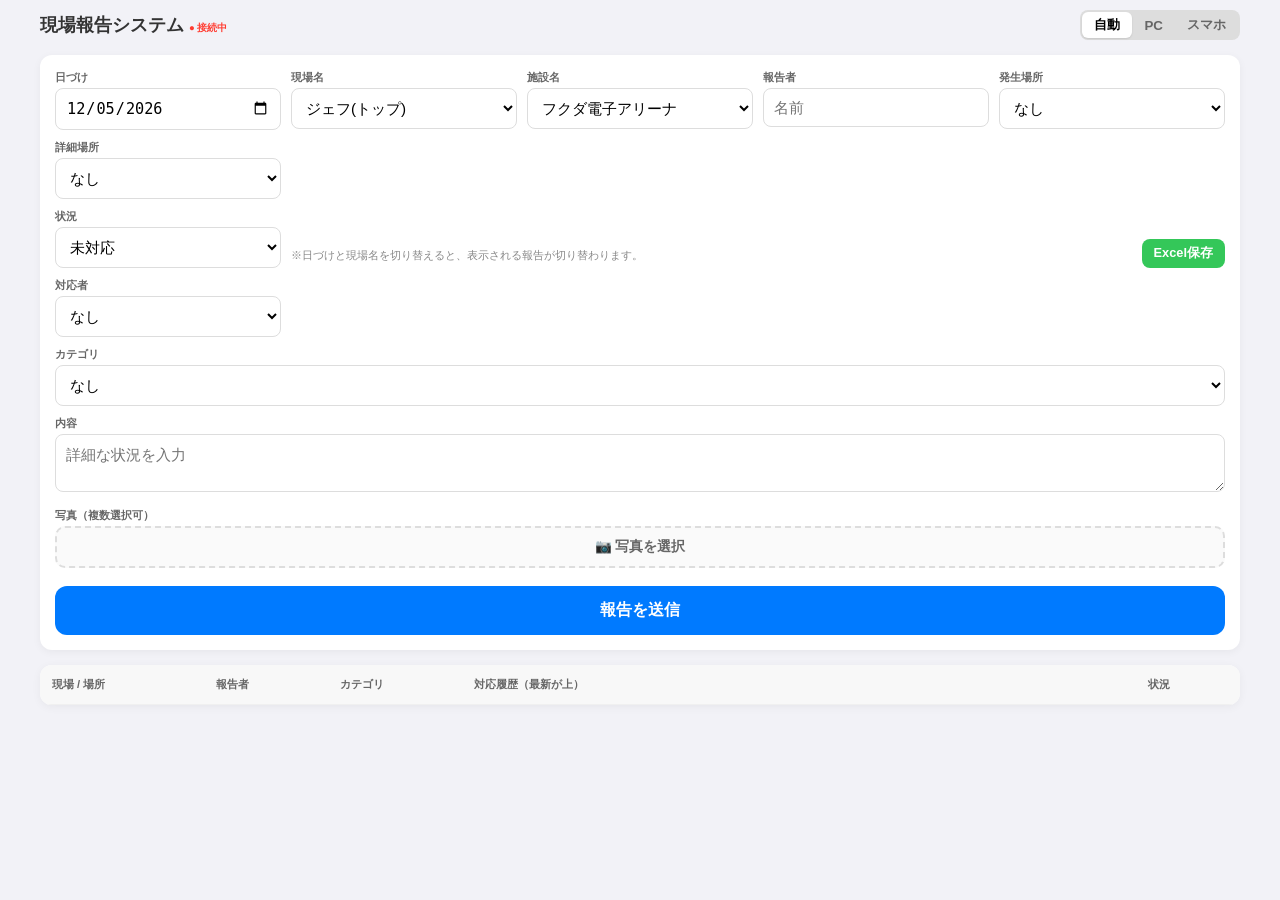
<file: static/index.html>
<!DOCTYPE html>
<html lang="ja">
<head>
    <meta charset="UTF-8">
    <meta name="viewport" content="width=device-width, initial-scale=1.0, maximum-scale=1.0, user-scalable=no">
    <title>現場報告システム</title>
    <!-- SheetJS (xlsx) 読み込み -->
    <script src="https://cdn.sheetjs.com/xlsx-latest/package/dist/xlsx.full.min.js"></script>
    <style>
        :root {
            --primary-color: #007AFF;
            --status-none: #E5E5EA;
            --status-doing: #FF9500;
            --status-done: #34C759;
            --bg-color: #F2F2F7;
        }
        body { font-family: -apple-system, BlinkMacSystemFont, "Segoe UI", Roboto, sans-serif; background-color: var(--bg-color); margin: 0; padding: 10px; color: #333; }
        .container { max-width: 1200px; margin: 0 auto; }
        header { display: flex; justify-content: space-between; align-items: center; margin-bottom: 15px; flex-wrap: wrap; gap: 10px; }
        h1 { font-size: 1.1rem; margin: 0; }
        .view-controls { display: flex; background: #DDD; padding: 2px; border-radius: 8px; font-size: 0.75rem; }
        .view-btn { padding: 4px 12px; border: none; border-radius: 6px; cursor: pointer; background: transparent; color: #666; font-weight: bold; }
        .view-btn.active { background: white; color: #000; box-shadow: 0 1px 2px rgba(0,0,0,0.1); }
        .card { background: white; border-radius: 12px; padding: 15px; margin-bottom: 15px; box-shadow: 0 2px 8px rgba(0,0,0,0.05); }
        .input-grid { display: grid; grid-template-columns: repeat(auto-fit, minmax(140px, 1fr)); gap: 10px; margin-bottom: 10px; }
        label { display: block; font-size: 0.7rem; color: #666; margin-bottom: 3px; font-weight: bold; }
        select, textarea, input { width: 100%; padding: 10px; border: 1px solid #DDD; border-radius: 8px; font-size: 0.95rem; box-sizing: border-box; background: #FFF; }
        .main-btn { width: 100%; padding: 14px; background-color: var(--primary-color); color: white; border: none; border-radius: 12px; font-weight: bold; cursor: pointer; font-size: 1rem; transition: opacity 0.2s; }

        .check-button { display: inline-block; position: relative; cursor: pointer; user-select: none; }
        .check-button input { position: absolute; opacity: 0; cursor: pointer; height: 0; width: 0; }
        .check-label { display: block; padding: 6px 12px; background: #EEE; border-radius: 8px; font-size: 0.85rem; font-weight: bold; transition: all 0.2s; color: #555; border: 1px solid #DDD; }
        .check-button input:checked + .check-label { background: var(--primary-color); color: white; border-color: var(--primary-color); }

        .mode-pc #report-list-pc { display: block; }
        .mode-pc #report-list-mobile { display: none; }
        .mode-mobile #report-list-pc { display: none; }
        .mode-mobile #report-list-mobile { display: block; }

        @media (max-width: 800px) {
            .mode-auto #report-list-pc { display: none; }
            .mode-auto #report-list-mobile { display: block; }
            .input-grid { grid-template-columns: 1fr 1fr; }
        }
        @media (min-width: 801px) {
            .mode-auto #report-list-pc { display: block; }
            .mode-auto #report-list-mobile { display: none; }
            .input-grid { grid-template-columns: repeat(5, 1fr); }
        }

        table { width: 100%; border-collapse: separate; border-spacing: 0; background: white; border-radius: 12px; overflow: hidden; box-shadow: 0 2px 10px rgba(0,0,0,0.05); }
        th, td { padding: 12px; text-align: left; border-bottom: 1px solid #F0F0F0; vertical-align: top; }
        th { background: #F8F8F8; color: #666; font-size: 0.7rem; }
        .history-box { display: flex; flex-direction: column; gap: 8px; max-height: 400px; overflow-y: auto; }
        .history-row { padding: 10px; border-radius: 8px; border: 1px solid #EEE; position: relative; }
        .history-latest { background: #F2F8FF; border-left: 4px solid var(--primary-color); }
        .history-old { background: #FAFAFA; color: #777; font-size: 0.85rem; }
        .history-meta { font-size: 0.7rem; color: #888; margin-bottom: 3px; display: flex; justify-content: space-between; }
        .report-card { background: white; padding: 15px; border-radius: 14px; border-left: 6px solid var(--primary-color); margin-bottom: 12px; cursor: pointer; box-shadow: 0 2px 5px rgba(0,0,0,0.05); }
        .status-badge { font-size: 0.7rem; padding: 2px 6px; border-radius: 6px; font-weight: bold; }
        .status-doing { background: var(--status-doing); color: white; }
        .status-done { background: var(--status-done); color: white; }
        .modal-overlay { display: none; position: fixed; top: 0; left: 0; width: 100%; height: 100%; background: rgba(0,0,0,0.5); z-index: 1000; justify-content: center; align-items: flex-end; }
        .modal-content { background: white; width: 100%; max-width: 600px; border-radius: 20px 20px 0 0; padding: 25px; box-sizing: border-box; max-height: 90vh; overflow-y: auto; animation: slideUp 0.3s ease-out; }
        @keyframes slideUp { from { transform: translateY(100%); } to { transform: translateY(0); } }
        .timeline-item { border-left: 2px solid #EEE; padding-left: 20px; margin-bottom: 20px; position: relative; }
        .timeline-item::before { content: ''; position: absolute; left: -7px; top: 0; width: 12px; height: 12px; background: white; border: 2px solid var(--primary-color); border-radius: 50%; }
    </style>
</head>
<body class="mode-auto">
    <div class="container">
        <header>
            <h1>現場報告システム <span id="ws-status" style="font-size:0.6rem; color:#888;">● 接続中</span></h1>
            <div class="view-controls">
                <button class="view-btn active" id="btn-auto" onclick="setViewMode('auto')">自動</button>
                <button class="view-btn" id="btn-pc" onclick="setViewMode('pc')">PC</button>
                <button class="view-btn" id="btn-mobile" onclick="setViewMode('mobile')">スマホ</button>
            </div>
        </header>

        <div class="card">
            <div class="input-grid">
                <div><label>日づけ</label><input type="date" id="event-date"></div>
                <div><label>現場名</label><select id="event-name"><option value="ジェフ(トップ)">ジェフ(トップ)</option><option value="ジェフ(レディース)">ジェフ(レディース)</option><option value="その他">その他</option></select></div>
                <div><label>施設名</label><select id="venue-name"><option value="フクダ電子アリーナ">フクダ電子アリーナ</option><option value="その他">その他</option></select></div>
                <div><label>報告者</label><input type="text" id="sender" placeholder="名前"></div>
                <div><label>発生場所</label><div id="location-container"></div></div>
                <div><label>詳細場所</label><div id="sub-location-container"></div></div>
            </div>
            <div class="input-grid">
                <div style="grid-column: span 1;"><label>状況</label><select id="status"><option value="未対応">未対応</option><option value="対応中">対応中</option><option value="完了">完了</option></select></div>
                <div style="grid-column: span 3; display: flex; align-items: flex-end; color: #888; font-size: 0.7rem; padding-bottom: 5px;">※日づけと現場名を切り替えると、表示される報告が切り替わります。</div>
                <div style="grid-column: span 1; display: flex; align-items: flex-end; justify-content: flex-end;">
                    <button onclick="downloadExcel()" style="padding: 6px 12px; background: #34C759; color: white; border: none; border-radius: 8px; font-size: 0.8rem; font-weight: bold; cursor: pointer;">Excel保存</button>
                </div>
            </div>
            <div id="location-other-group" style="display:none; margin-bottom:10px;"><input type="text" id="location-other" placeholder="場所の詳細を入力"></div>
            
            <div class="input-grid">
                <div>
                    <label>対応者</label>
                    <select id="responder" onchange="toggleResponderName()">
                        <option value="なし">なし</option>
                        <option value="クラブ">クラブ</option>
                        <option value="施設スタッフ">施設スタッフ</option>
                        <option value="お客さん">お客さん</option>
                        <option value="その他">その他</option>
                    </select>
                </div>
                <div id="responder-name-group" style="display:none;">
                    <label>クラブ担当者名（任意）</label>
                    <input type="text" id="responder-name" placeholder="空欄でも可">
                </div>
            </div>
            <div class="input-grid" style="grid-template-columns: 1fr;">
                <div><label>カテゴリ</label><select id="category"><option value="なし">なし</option><option value="ご意見・ご要望">ご意見・ご要望</option><option value="医事対応">医事対応</option><option value="迷子・迷いびと">迷子・迷いびと</option><option value="落とし物">落とし物</option><option value="サポーター対応">サポーター対応</option><option value="施設トラブル">施設トラブル</option><option value="チケットトラブル">チケットトラブル</option><option value="感謝の声">感謝の声</option><option value="提案事項">提案事項</option><option value="その他">その他</option></select></div>
            </div>

            <div id="non-medical-detail-area" style="display:none; margin-top:10px;">
                <div id="detail-group" style="visibility:hidden;"><label id="detail-label">詳細種別</label><div id="detail-container"></div></div>
                <div id="protection-group" style="display:none; margin-top:8px;"><label>保護・捜査</label><select id="protection-status" onchange="document.getElementById('protection-other-group').style.display = this.value === 'その他' ? 'block' : 'none'"><option value="なし">なし</option><option value="保護">保護</option><option value="捜査">捜査</option><option value="その他">その他</option></select></div>
                <div id="protection-other-group" style="display:none; margin-top:6px;"><input type="text" id="protection-other" placeholder="詳細を入力"></div>
            </div>

            <div id="category-other-group" style="display:none; margin-top:10px; margin-bottom:10px;"><input type="text" id="category-other" placeholder="カテゴリ・種別の詳細を入力"></div>

            <div id="medical-fields" style="display:none; border:1px solid #FF9500; border-radius:12px; padding:15px; margin-top:10px; background:#FFF9F2;">
                <h3 style="font-size:0.9rem; margin-top:0; color:#FF9500;">医事・救護詳細</h3>
                <div style="margin-bottom:15px;">
                    <label>初期症状（複数選択可）</label>
                    <div id="medical-detail-container" style="display:flex; flex-wrap:wrap; gap:6px; margin-top:5px;"></div>
                </div>
                <div class="input-grid" style="grid-template-columns: repeat(3, 1fr); margin-bottom:10px;">
                    <div><label>性別</label><select id="med-gender"><option value="なし">なし</option><option value="不明">不明</option><option value="男性">男性</option><option value="女性">女性</option></select></div>
                    <div><label>年代</label><select id="med-age"><option value="なし">なし</option><option value="不明">不明</option><option value="10代未満">10代未満</option><option value="10代">10代</option><option value="20代">20代</option><option value="30代">30代</option><option value="40代">40代</option><option value="50代">50代</option><option value="60代">60代</option><option value="70代以上">70代以上</option></select></div>
                    <div><label>同行者</label><select id="med-companion"><option value="なし">なし</option><option value="ひとり">ひとり</option><option value="家族">家族</option><option value="知人">知人</option></select></div>
                </div>
                <div class="input-grid" style="grid-template-columns: 1fr 1fr; margin-bottom:10px;">
                    <div><label>来場方法</label><select id="med-transport" onchange="toggleTransportFields()"><option value="なし">なし</option><option value="公共交通機関">公共交通機関</option><option value="車">車</option><option value="その他">その他</option></select></div>
                    <div id="med-parking-group" style="display:none;"><label>駐車場所</label><select id="med-parking"><option value="なし">なし</option><option value="第３駐車場">第３駐車場</option><option value="1・2駐車場">1・2駐車場</option><option value="グローボ">グローボ</option><option value="ジェフィA">ジェフィA</option><option value="その他">その他</option></select></div>
                </div>
                <div id="med-transport-other-group" style="display:none; margin-bottom:10px;"><input type="text" id="med-transport-other" placeholder="来場方法の詳細を入力"></div>
                <div class="input-grid" style="grid-template-columns: 1fr 1fr 1fr; margin-bottom:10px;">
                    <div><label>車椅子使用</label><select id="med-wheelchair" onchange="toggleWheelchairFields()"><option value="なし">なし</option><option value="あり">あり</option></select></div>
                    <div id="med-wheelchair-source-group" style="display:none;"><label>貸出場所</label><select id="med-wheelchair-source"><option value="なし">なし</option><option value="医務室">医務室</option><option value="控室8">控室8</option><option value="多目的室">多目的室</option><option value="エレベーターホール">エレベーターホール</option></select></div>
                    <div id="med-wheelchair-return-group" style="display:none;"><label>返却状況</label><select id="med-wheelchair-return"><option value="なし">なし</option><option value="未返却">未返却</option><option value="返却済み">返却済み</option></select></div>
                </div>
                <div id="med-restarea-group" style="display:none; margin-bottom:10px;">
                    <label>休憩室の場所</label><select id="med-restarea"><option value="なし">なし</option><option value="多目的室">多目的室</option><option value="レストラン">レストラン</option><option value="赤ちゃん休憩室">赤ちゃん休憩室</option></select>
                </div>
                <div style="margin-top:15px; border-top:1px solid #FFD8A8; padding-top:15px; background: rgba(255, 149, 0, 0.05); margin-left: -15px; margin-right: -15px; padding-left: 15px; padding-right: 15px; border-radius: 0 0 12px 12px;">
                    <label style="display:flex; align-items:center; gap:8px; cursor:pointer; font-weight:bold; color:#E67E22; font-size:0.85rem;">
                        <input type="checkbox" id="med-diagnosis-check" onchange="toggleDiagnosisField()" style="width:18px; height:18px;"> 医務室での診断結果を記録する
                    </label>
                    <div id="med-diagnosis-group" style="display:none; margin-top:12px;">
                        <div class="input-grid" style="grid-template-columns: 1fr 1fr;">
                            <div><label>診断名</label><select id="med-diagnosis-select" onchange="checkDiagnosisOther()"><option value="なし">なし</option><option value="熱中症">熱中症</option><option value="打撲・捻挫">打撲・捻挫</option><option value="切り傷・擦り傷">切り傷・擦り傷</option><option value="貧血">貧血</option><option value="その他">その他</option></select></div>
                            <div id="med-diagnosis-other-group" style="display:none;"><label>詳細を入力</label><input type="text" id="med-diagnosis-other"></div>
                        </div>
                    </div>
                </div>
            </div>

            <div style="margin-bottom:12px; margin-top:10px;"><label>内容</label><textarea id="message" rows="2" placeholder="詳細な状況を入力"></textarea></div>

            <div style="margin-bottom:12px;">
                <label>写真（複数選択可）</label>
                <label for="photo-input" id="photo-label" style="display:flex; align-items:center; justify-content:center; gap:8px; padding:10px; border:2px dashed #DDD; border-radius:10px; cursor:pointer; color:#666; font-size:0.85rem; background:#FAFAFA;">
                    📷 写真を選択
                </label>
                <input type="file" id="photo-input" accept="image/*" multiple style="display:none;" onchange="previewPhotos()">
                <div id="photo-preview" style="display:flex; flex-wrap:wrap; gap:6px; margin-top:6px;"></div>
                <div id="upload-status" style="font-size:0.75rem; color:#888; margin-top:4px;"></div>
            </div>

            <button class="main-btn" onclick="sendReport()">報告を送信</button>
        </div>

        <div id="report-list-pc"><table><thead><tr><th style="width:140px;">現場 / 場所</th><th style="width:100px;">報告者</th><th style="width:110px;">カテゴリ</th><th>対応履歴（最新が上）</th><th style="width:80px;">状況</th></tr></thead><tbody id="pc-table-body"></tbody></table></div>
        <div id="report-list-mobile"><div id="mobile-card-list"></div></div>
    </div>

    <div id="modal" class="modal-overlay" onclick="closeModal()">
        <div class="modal-content" onclick="event.stopPropagation()">
            <div id="modal-view-mode">
                <h2 style="margin-top:0; font-size:1.2rem;">詳細タイムライン</h2>
                <div id="modal-timeline"></div>
                <div style="display:flex; gap:10px; margin-top:20px;">
                    <button style="flex:1; padding:12px; border-radius:10px; border:none; background:#EEE;" onclick="closeModal()">閉じる</button>
                    <button style="flex:2; padding:12px; border-radius:10px; border:none; background:var(--primary-color); color:white; font-weight:bold;" onclick="switchMode(true)">追記・修正する</button>
                </div>
            </div>
            <div id="modal-edit-mode" style="display:none;">
                <h2 style="margin-top:0; font-size:1.1rem;">内容の追記・修正</h2>
                <div class="input-grid" style="grid-template-columns: 1fr 1fr; margin-bottom:15px;">
                    <div><label>報告者名（更新者）</label><input type="text" id="edit-sender"></div>
                    <div><label>現在の状況</label><select id="edit-status" onchange="toggleEditMedicalFields()"></select></div>
                </div>
                <div id="edit-medical-fields" style="display:none; border:1px solid #FF9500; border-radius:10px; padding:15px; margin-bottom:15px; background:#FFF9F2;">
                    <div class="input-grid" style="grid-template-columns: 1fr 1fr 1fr; margin-bottom:10px;">
                        <div><label>車椅子使用</label><select id="edit-med-wheelchair" onchange="toggleEditWheelchairFields()"><option value="なし">なし</option><option value="あり">あり</option></select></div>
                        <div id="edit-med-wheelchair-source-group"><label>貸出元</label><select id="edit-med-wheelchair-source"><option value="なし">なし</option><option value="医務室">医務室</option><option value="控室8">控室8</option><option value="多目的室">多目的室</option><option value="エレベーターホール">エレベーターホール</option></select></div>
                        <div id="edit-med-wheelchair-return-group"><label>返却状況</label><select id="edit-med-wheelchair-return"><option value="なし">なし</option><option value="未返却">未返却</option><option value="返却済み">返却済み</option></select></div>
                    </div>
                    <div id="edit-med-restarea-group" style="display:none; margin-bottom:10px;">
                        <label>休憩室の場所</label><select id="edit-med-restarea"><option value="なし">なし</option><option value="多目的室">多目的室</option><option value="レストラン">レストラン</option><option value="赤ちゃん休憩室">赤ちゃん休憩室</option></select>
                    </div>
                    <div style="margin-top:15px; border-top:1px solid #FFD8A8; padding-top:15px; background: rgba(255, 149, 0, 0.05); margin-left: -15px; margin-right: -15px; padding-left: 15px; padding-right: 15px; border-radius: 0 0 10px 10px;">
                        <label style="display:flex; align-items:center; gap:8px; cursor:pointer; font-weight:bold; color:#E67E22; font-size:0.85rem;">
                            <input type="checkbox" id="edit-med-diagnosis-check" onchange="toggleEditDiagnosisField()" style="width:18px; height:18px;"> 診断結果を記録・更新する
                        </label>
                        <div id="edit-med-diagnosis-group" style="display:none; margin-top:12px;">
                            <div class="input-grid" style="grid-template-columns: 1fr 1fr;">
                                <div><label>診断名</label><select id="edit-med-diagnosis-select" onchange="checkEditDiagnosisOther()"><option value="なし">なし</option><option value="熱中症">熱中症</option><option value="打撲・捻挫">打撲・捻挫</option><option value="切り傷・擦り傷">切り傷・擦り傷</option><option value="貧血">貧血</option><option value="その他">その他</option></select></div>
                                <div id="edit-med-diagnosis-other-group" style="display:none;"><label>詳細を入力</label><input type="text" id="edit-med-diagnosis-other"></div>
                            </div>
                        </div>
                    </div>
                </div>
                <div class="input-group" style="margin-bottom:15px;"><label>発生場所</label><input type="text" id="edit-location"></div>
                <div class="input-group" style="margin-bottom:15px;"><label>最新の状況（追記）</label><textarea id="edit-message" rows="5" placeholder="新しい状況をここに入力"></textarea></div>
                <div style="display:flex; gap:10px; margin-top:20px;">
                    <button style="flex:1; padding:12px; border-radius:10px; border:none; background:#EEE;" onclick="switchMode(false)">戻る</button>
                    <button style="flex:2; padding:12px; border-radius:10px; border:none; background:var(--primary-color); color:white; font-weight:bold;" onclick="saveEdit()">更新を保存</button>
                </div>
            </div>
        </div>
    </div>

    <script>
        const reports = {};
        let currentId = null;

        function setViewMode(mode) {
            document.body.className = 'mode-' + mode;
            document.querySelectorAll('.view-btn').forEach(btn => btn.classList.remove('active'));
            document.getElementById('btn-' + mode).classList.add('active');
            localStorage.setItem('view_mode', mode);
        }
        setViewMode(localStorage.getItem('view_mode') || 'auto');

        const dateInput = document.getElementById('event-date');
        const eventSelect = document.getElementById('event-name');
        const venueSelect = document.getElementById('venue-name');
        const locationContainer = document.getElementById('location-container');
        const subLocationContainer = document.getElementById('sub-location-container');

        // 今日の日付をデフォルトにセット
        const now = new Date();
        const jstDate = new Date(now.getTime() + (9 * 60 * 60 * 1000)).toISOString().split('T')[0];
        dateInput.value = jstDate;

        function refreshList() {
            const selectedDate = dateInput.value;
            const selectedEvent = eventSelect.value;
            document.getElementById('pc-table-body').innerHTML = '';
            document.getElementById('mobile-card-list').innerHTML = '';
            Object.values(reports).sort((a,b) => a.id - b.id).forEach(data => {
                if (data.date === selectedDate && data.event === selectedEvent) render(data);
            });
        }
        dateInput.onchange = refreshList;
        eventSelect.onchange = refreshList;
        venueSelect.onchange = () => { updateLocationUI(); localStorage.setItem('venue_name', venueSelect.value); };

        const locationPresets = { 'フクダ電子アリーナ': ['なし', '北西ゲート', '東2ゲート', '南西ゲート', 'メインスタンド', 'バックスタンド', '公園', '北サイドスタンド', '南サイドスタンド', '場外案内', '場外駐車場', '1・2駐車場', '第3駐車場', 'フィールド', '館内', 'その他'] };
        function updateSubLocationUI() {
            const loc = document.getElementById('location').value;
            const subs = ['なし'];
            subLocationContainer.innerHTML = `<select id="sub-location">${subs.map(s => `<option value="${s}">${s}</option>`).join('')}</select>`;
            document.getElementById('sub-location').onchange = (e) => localStorage.setItem('sub_location_name', e.target.value);
        }
        function updateLocationUI() {
            const venueName = venueSelect.value;
            if (locationPresets[venueName]) { locationContainer.innerHTML = `<select id="location">${locationPresets[venueName].map(l => `<option value="${l}">${l}</option>`).join('')}</select>`; }
            else { locationContainer.innerHTML = `<input type="text" id="location" placeholder="場所入力"></input>`; }
            const locEl = document.getElementById('location');
            const saveLoc = () => {
                localStorage.setItem('location_name', locEl.value);
                document.getElementById('location-other-group').style.display = locEl.value === 'その他' ? 'block' : 'none';
                updateSubLocationUI();
            };
            locEl.onchange = saveLoc; locEl.oninput = saveLoc; updateSubLocationUI();
        }
        document.getElementById('location-other').onchange = (e) => localStorage.setItem('location_other', e.target.value);

        const details = {
            '医事対応': ['一時失神', '意識なし', 'めまい', '寒気・震え', '腹痛', '吐き気', '頭痛', '過呼吸', '外傷・出血', '動悸', 'その他'],
            'ご意見・ご要望': ['待機列', '接客対応', '設備', 'その他'],
            '迷子・迷いびと': ['迷子', '迷いびと', 'その他'],
            '落とし物': ['財布・お金', 'スマートフォン', '衣類・バッグ', 'チケット', 'その他'],
            'サポーター対応': ['トラブル', '案内', 'その他'],
            '施設トラブル': ['設備故障', '清掃', '安全', 'その他'],
            'チケットトラブル': ['入場不可', '重複', '紛失', 'その他'],
            '感謝の声': ['運営', '接客', '演出', 'その他'],
            '提案事項': ['清掃', '案内表示', '不具合', 'その他'],
            'その他': ['その他']
        };
        const standardStatuses = ['未対応', '対応中', '完了'];
        const medicalStatuses = ['未対応', '医務室へアテンド完了', '休憩室へアテンド完了', '観客席へ帰還', '完了'];

        function updateStatusOptions() {
            const cat = document.getElementById('category').value;
            const statusEl = document.getElementById('status');
            const currentStatus = statusEl.value;
            const options = cat === '医事対応' ? medicalStatuses : standardStatuses;
            statusEl.innerHTML = options.map(o => `<option value="${o}">${o}</option>`).join('');
            if (options.includes(currentStatus)) statusEl.value = currentStatus;
            toggleMedicalFields();
        }
        function toggleMedicalFields() {
            const cat = document.getElementById('category').value;
            const status = document.getElementById('status').value;
            document.getElementById('medical-fields').style.display = cat === '医事対応' ? 'block' : 'none';
            document.getElementById('non-medical-detail-area').style.display = (cat === '医事対応' || cat === 'なし') ? 'none' : 'block';
            document.getElementById('med-restarea-group').style.display = (cat === '医事対応' && status === '休憩室へアテンド完了') ? 'block' : 'none';
        }
        const protectionCategories = ['迷子・迷いびと', '落とし物'];
        function updateDetailUI() {
            const cat = document.getElementById('category').value;
            document.getElementById('protection-group').style.display = protectionCategories.includes(cat) ? 'block' : 'none';
            document.getElementById('protection-status').value = 'なし';
            const d = details[cat]; if (!d) return;
            if (cat === '医事対応') {
                document.getElementById('medical-detail-container').innerHTML = d.map(v => `<label class="check-button"><input type="checkbox" name="med-detail" value="${v}" onchange="checkCategoryOther()"><span class="check-label">${v}</span></label>`).join('');
            } else {
                document.getElementById('detail-group').style.visibility = 'visible';
                document.getElementById('detail-container').innerHTML = `<select id="detail" onchange="checkCategoryOther()"><option value="なし">なし</option>${d.map(v => `<option value="${v}">${v}</option>`).join('')}</select>`;
            }
        }
        function toggleResponderName() {
            const val = document.getElementById('responder').value;
            document.getElementById('responder-name-group').style.display = val === 'クラブ' ? 'block' : 'none';
        }

        function toggleTransportFields() {
            const val = document.getElementById('med-transport').value;
            document.getElementById('med-parking-group').style.display = val === '車' ? 'block' : 'none';
            document.getElementById('med-transport-other-group').style.display = val === 'その他' ? 'block' : 'none';
        }
        function toggleWheelchairFields() {
            const used = document.getElementById('med-wheelchair').value === 'あり';
            document.getElementById('med-wheelchair-source-group').style.display = used ? 'block' : 'none';
            document.getElementById('med-wheelchair-return-group').style.display = used ? 'block' : 'none';
        }
        function toggleDiagnosisField() { document.getElementById('med-diagnosis-group').style.display = document.getElementById('med-diagnosis-check').checked ? 'block' : 'none'; }
        function checkDiagnosisOther() { document.getElementById('med-diagnosis-other-group').style.display = document.getElementById('med-diagnosis-select').value === 'その他' ? 'block' : 'none'; }
        function checkCategoryOther() {
            const cat = document.getElementById('category').value;
            let detOther = false;
            if (cat === '医事対応') { detOther = Array.from(document.querySelectorAll('input[name="med-detail"]:checked')).some(c => c.value === 'その他'); }
            else { const detEl = document.getElementById('detail'); detOther = detEl && detEl.value === 'その他'; }
            document.getElementById('category-other-group').style.display = (cat === 'その他' || detOther) ? 'block' : 'none';
        }
        document.getElementById('category').onchange = (e) => { updateDetailUI(); updateStatusOptions(); checkCategoryOther(); };
        document.getElementById('status').onchange = toggleMedicalFields;

        let socket;
        function connect() {
            const protocol = window.location.protocol === 'https:' ? 'wss:' : 'ws:';
            socket = new WebSocket(`${protocol}//${window.location.host}/ws`);
            socket.onopen = () => { document.getElementById('ws-status').style.color = '#34C759'; };
            socket.onmessage = (e) => {
                const msg = JSON.parse(e.data);
                if (msg.type === "init") { Object.assign(reports, msg.data); refreshList(); }
                else { const data = msg; reports[data.id] = data; if (data.date === dateInput.value && data.event === eventSelect.value) render(data); if (currentId === data.id) renderTimeline(); }
            };
            socket.onclose = () => { document.getElementById('ws-status').style.color = '#FF3B30'; setTimeout(connect, 2000); };
        }

        const CLOUDINARY_CLOUD_NAME = 'dujcnkle9';
        const CLOUDINARY_UPLOAD_PRESET = 'yt6zyddz';

        function previewPhotos() {
            const files = document.getElementById('photo-input').files;
            const preview = document.getElementById('photo-preview');
            preview.innerHTML = '';
            Array.from(files).forEach(file => {
                const reader = new FileReader();
                reader.onload = (e) => {
                    const img = document.createElement('img');
                    img.src = e.target.result;
                    img.style.cssText = 'width:60px; height:60px; object-fit:cover; border-radius:8px; border:1px solid #DDD;';
                    preview.appendChild(img);
                };
                reader.readAsDataURL(file);
            });
            document.getElementById('photo-label').textContent = files.length > 0 ? `📷 ${files.length}枚選択済み` : '📷 写真を選択';
        }

        async function uploadPhotos() {
            const files = document.getElementById('photo-input').files;
            if (files.length === 0) return [];
            const status = document.getElementById('upload-status');
            const urls = [];
            for (let i = 0; i < files.length; i++) {
                status.textContent = `アップロード中... (${i + 1}/${files.length})`;
                const formData = new FormData();
                formData.append('file', files[i]);
                formData.append('upload_preset', CLOUDINARY_UPLOAD_PRESET);
                const res = await fetch(`https://api.cloudinary.com/v1_1/${CLOUDINARY_CLOUD_NAME}/image/upload`, {
                    method: 'POST', body: formData
                });
                const data = await res.json();
                urls.push(data.secure_url);
            }
            status.textContent = '';
            return urls;
        }

        async function sendReport() {
            const loc = document.getElementById('location').value;
            const subLoc = document.getElementById('sub-location').value;
            const finalLoc = loc === 'その他' ? document.getElementById('location-other').value : loc;
            const cat = document.getElementById('category').value;
            let finalDet = "-";
            if (cat === '医事対応') { finalDet = Array.from(document.querySelectorAll('input[name="med-detail"]:checked')).map(c => c.value).join(', ') || 'なし'; }
            else { const detEl = document.getElementById('detail'); finalDet = detEl ? detEl.value : "-"; }
            const catOther = document.getElementById('category-other').value;
            if (finalDet.includes('その他') || cat === 'その他') finalDet = catOther || finalDet;

            const time = new Date().toLocaleTimeString([], {hour:'2-digit', minute:'2-digit'});
            const senderName = document.getElementById('sender').value || 'スタッフ';

            let medicalData = null;
            if (cat === '医事対応') {
                const diagSelect = document.getElementById('med-diagnosis-select').value;
                medicalData = {
                    gender: document.getElementById('med-gender').value,
                    age: document.getElementById('med-age').value,
                    companion: document.getElementById('med-companion').value,
                    transport: document.getElementById('med-transport').value === 'その他' ? (document.getElementById('med-transport-other').value || 'その他') : document.getElementById('med-transport').value,
                    parking: document.getElementById('med-parking').value,
                    wheelchair: document.getElementById('med-wheelchair').value,
                    wheelchair_source: document.getElementById('med-wheelchair-source').value,
                    wheelchair_return: document.getElementById('med-wheelchair-return').value,
                    diagnosis: document.getElementById('med-diagnosis-check').checked ? (diagSelect === 'その他' ? document.getElementById('med-diagnosis-other').value : diagSelect) : null,
                    rest_area: document.getElementById('status').value === '休憩室へアテンド完了' ? document.getElementById('med-restarea').value : null
                };
            }

            const photoUrls = await uploadPhotos();
            const responderVal = document.getElementById('responder').value;
            const responderName = document.getElementById('responder-name').value;
            const finalResponder = responderVal === 'クラブ' && responderName ? `クラブ（${responderName}）` : responderVal;
            const protectionRaw = protectionCategories.includes(cat) ? document.getElementById('protection-status').value : null;
            const protectionVal = protectionRaw === 'その他' ? (document.getElementById('protection-other').value || 'その他') : protectionRaw;
            const msg = {
                id: Date.now(), date: dateInput.value, event: eventSelect.value, venue: venueSelect.value, location: finalLoc || 'なし', sub_location: subLoc || 'なし', sender: senderName, category: cat || 'その他', detail: finalDet, protection: protectionVal, message: document.getElementById('message').value || '(内容なし)', status: document.getElementById('status').value, medical: medicalData, photos: photoUrls, responder: finalResponder,
                timeline: [{ time: time, sender: senderName, message: document.getElementById('message').value || '(内容なし)', status: document.getElementById('status').value, location: finalLoc || 'なし', sub_location: subLoc || 'なし', medical: medicalData, responder: finalResponder }]
            };
            socket.send(JSON.stringify(msg));
            document.getElementById('message').value = ''; document.getElementById('category-other').value = '';
            document.getElementById('responder').value = 'なし';
            document.getElementById('responder-name').value = '';
            document.getElementById('responder-name-group').style.display = 'none';
            document.getElementById('photo-input').value = '';
            document.getElementById('photo-preview').innerHTML = '';
            document.getElementById('photo-label').textContent = '📷 写真を選択';
            document.getElementById('med-transport').value = 'なし';
            document.getElementById('med-transport-other').value = '';
            document.getElementById('med-transport-other-group').style.display = 'none';
            document.getElementById('med-parking').value = 'なし';
            document.getElementById('med-parking-group').style.display = 'none';
            document.getElementById('med-diagnosis-check').checked = false; document.getElementById('med-diagnosis-other').value = '';
            document.querySelectorAll('input[name="med-detail"]').forEach(c => c.checked = false); toggleDiagnosisField();
        }

        function render(data) {
            const isMedical = data.category === '医事対応';
            const med = data.medical;
            let medicalInfoHtml = ""; let wheelchairWarning = "";
            if (isMedical && med) {
                const transportInfo = (med.transport && med.transport !== 'なし') ? ` 来場:${med.transport}${med.parking && med.parking !== 'なし' ? `(${med.parking})` : ''}` : '';
                medicalInfoHtml = `<div style="font-size:0.75rem; color:#E67E22; margin-top:4px;">[${med.gender}/${med.age}/${med.companion}]${transportInfo}${med.diagnosis ? `<br>診断: ${med.diagnosis}` : ""}</div>`;
                if (med.wheelchair === 'あり' && med.wheelchair_return === '未返却') wheelchairWarning = `<span style="font-size:0.7rem; background:#FF3B30; color:white; padding:1px 4px; border-radius:4px; margin-left:5px;">車椅子未返却(${med.wheelchair_source})</span>`;
            }
            const statusClass = (data.status.includes('完了') || data.status === '完了') ? 'status-done' : (data.status === '未対応' ? '' : 'status-doing');
            let row = document.getElementById(`pc-row-${data.id}`);
            if (!row) { row = document.createElement('tr'); row.id = `pc-row-${data.id}`; row.onclick = () => openModal(data.id); document.getElementById('pc-table-body').prepend(row); }
            const historyHtml = data.timeline.slice().reverse().map((t, i) => `
                <div class="history-row ${i === 0 ? 'history-latest' : 'history-old'}">
                    <div class="history-meta"><span>${t.time} - ${t.sender}</span> <span class="status-badge ${(t.status.includes('完了') || t.status === '完了')?'status-done':(t.status==='未対応'?'':'status-doing')}">${t.status}</span></div>
                    <div style="font-size:0.75rem; color:#888; margin-bottom:4px;">${t.location} / ${t.sub_location}</div>
                    ${t.medical && t.medical.diagnosis ? `<div style="font-size:0.75rem; font-weight:bold; color:#E67E22;">診断: ${t.medical.diagnosis}</div>` : ""}
                    <div style="white-space:pre-wrap;">${t.message}</div>
                </div>
            `).join('');
            const photosHtml = (data.photos && data.photos.length > 0) ? `<div style="display:flex;flex-wrap:wrap;gap:4px;margin-top:8px;">${data.photos.map(u => `<a href="${u}" target="_blank"><img src="${u}" style="width:60px;height:60px;object-fit:cover;border-radius:8px;border:1px solid #DDD;"></a>`).join('')}</div>` : '';
            const responderHtml = (data.responder && data.responder !== 'なし') ? `<div style="font-size:0.75rem; color:#555; margin-top:3px;">対応: ${data.responder}</div>` : '';
            const protectionHtml = (data.protection && data.protection !== 'なし') ? `<div style="font-size:0.75rem; color:#5856D6; margin-top:3px; font-weight:bold;">● ${data.protection}</div>` : '';
            row.innerHTML = `<td><small>${data.event}${data.venue ? ' / ' + data.venue : ''}</small><br><strong>${data.location}</strong><br><small style="color:#666">${data.sub_location}</small>${photosHtml}</td><td>${data.sender}</td><td>${data.category}<br><small style="color:#888">${data.detail}</small>${medicalInfoHtml}${protectionHtml}${responderHtml}</td><td><div class="history-box">${historyHtml}</div></td><td><span class="status-badge ${statusClass}">${data.status}</span>${wheelchairWarning}</td>`;
            let card = document.getElementById(`mobile-card-${data.id}`);
            if (!card) { card = document.createElement('div'); card.id = `mobile-card-${data.id}`; card.className = 'report-card'; card.onclick = () => openModal(data.id); document.getElementById('mobile-card-list').prepend(card); }
            const photoCount = (data.photos && data.photos.length > 0) ? `<span style="font-size:0.7rem; color:#007AFF; margin-left:6px;">📷 ${data.photos.length}枚</span>` : '';
            card.innerHTML = `<div style="display:flex; justify-content:space-between; margin-bottom:5px;"><span style="font-size:0.75rem; color:#888;">${data.timeline[0].time} / ${data.location}</span><span class="status-badge ${statusClass}">${data.status}</span></div><div style="display:flex; justify-content:space-between; align-items:center;"><div style="font-weight:bold; color:var(--primary-color); font-size:0.9rem;">${data.category} - ${data.detail}${photoCount}</div>${wheelchairWarning}</div>${medicalInfoHtml}<div style="font-size:0.95rem; margin-top:4px;">${data.message}</div><div style="font-size:0.7rem; color:#999; margin-top:6px; text-align:right;">報告者: ${data.sender}</div>`;
            card.style.borderLeftColor = (data.status.includes('完了') || data.status === '完了') ? 'var(--status-done)' : (data.status === '未対応' ? 'var(--primary-color)' : 'var(--status-doing)');
        }
        function openModal(id) { currentId = id; switchMode(false); renderTimeline(); document.getElementById('modal').style.display = 'flex'; }
        function closeModal() { document.getElementById('modal').style.display = 'none'; }
        function renderTimeline() {
            const data = reports[currentId];
            const photosHtml = (data.photos && data.photos.length > 0)
                ? `<div style="margin-top:16px; padding-top:16px; border-top:1px solid #EEE;">
                    <div style="font-size:0.75rem; color:#666; font-weight:bold; margin-bottom:8px;">📷 添付写真</div>
                    <div style="display:flex; flex-wrap:wrap; gap:8px;">${data.photos.map(u => `<a href="${u}" target="_blank"><img src="${u}" style="width:80px;height:80px;object-fit:cover;border-radius:10px;border:1px solid #DDD;"></a>`).join('')}</div>
                   </div>`
                : '';
            document.getElementById('modal-timeline').innerHTML = data.timeline.slice().reverse().map(t => `<div class="timeline-item"><div class="history-meta"><span>${t.time} - ${t.sender}</span> <span class="status-badge ${t.status==='対応中'?'status-doing':(t.status==='完了'?'status-done':'')}">${t.status}</span></div><div style="font-size:0.8rem; color:#666; margin-bottom:5px;">場所: ${t.location} / ${t.sub_location}</div><div style="white-space:pre-wrap; font-size:0.95rem;">${t.message}</div></div>`).join('') + photosHtml;
        }
        function downloadExcel() {
            const selectedDate = dateInput.value;
            const selectedEvent = eventSelect.value;
            
            // フィルタリングされたデータを準備
            const filteredReports = Object.values(reports)
                .filter(d => d.date === selectedDate && d.event === selectedEvent)
                .sort((a,b) => a.id - b.id);

            if (filteredReports.length === 0) return alert("出力するデータがありません");

            const excelData = filteredReports.map(d => {
                const row = {
                    "日づけ": d.date,
                    "現場名": d.event,
                    "場所": d.location,
                    "詳細場所": d.sub_location,
                    "報告者": d.sender,
                    "カテゴリ": d.category,
                    "詳細種別": d.detail,
                    "状況": d.status,
                    "内容": d.message,
                    "発生時刻": d.timeline[0].time
                };

                // 医事対応の詳細列を追加
                if (d.medical) {
                    row["性別"] = d.medical.gender || "-";
                    row["年代"] = d.medical.age || "-";
                    row["同行者"] = d.medical.companion || "-";
                    row["車椅子"] = d.medical.wheelchair || "なし";
                    row["車椅子貸出元"] = d.medical.wheelchair_source || "-";
                    row["車椅子返却"] = d.medical.wheelchair_return || "-";
                    row["診断結果"] = d.medical.diagnosis || "-";
                    row["休憩室"] = d.medical.rest_area || "-";
                }

                return row;
            });

            const worksheet = XLSX.utils.json_to_sheet(excelData);
            const workbook = XLSX.utils.book_new();
            XLSX.utils.book_append_sheet(workbook, worksheet, "報告一覧");

            // 列の幅を自動調整（簡易的）
            const wscols = [
                {wch: 12}, {wch: 20}, {wch: 20}, {wch: 15}, {wch: 10}, 
                {wch: 12}, {wch: 25}, {wch: 15}, {wch: 40}, {wch: 10}
            ];
            worksheet['!cols'] = wscols;

            const filename = `報告一覧_${selectedEvent}_${selectedDate}.xlsx`;
            XLSX.writeFile(workbook, filename);
        }

        function switchMode(isEdit) {
            const data = reports[currentId];
            if (isEdit) {
                document.getElementById('edit-sender').value = document.getElementById('sender').value;
                document.getElementById('edit-location').value = data.location;
                const options = data.category === '医事対応' ? medicalStatuses : standardStatuses;
                document.getElementById('edit-status').innerHTML = options.map(o => `<option value="${o}">${o}</option>`).join('');
                document.getElementById('edit-status').value = data.status;
                if (data.category === '医事対応') {
                    document.getElementById('edit-medical-fields').style.display = 'block';
                    if (data.medical) {
                        document.getElementById('edit-med-wheelchair').value = data.medical.wheelchair || 'なし';
                        document.getElementById('edit-med-wheelchair-source').value = data.medical.wheelchair_source || '医務室';
                        document.getElementById('edit-med-wheelchair-return').value = data.medical.wheelchair_return || '未返却';
                        document.getElementById('edit-med-restarea').value = data.medical.rest_area || '多目的室';
                        if (data.medical.diagnosis) {
                            document.getElementById('edit-med-diagnosis-check').checked = true;
                            const d = data.medical.diagnosis; const selects = ['熱中症', '打撲・捻挫', '切り傷・擦り傷', '貧血'];
                            if (selects.includes(d)) document.getElementById('edit-med-diagnosis-select').value = d;
                            else { document.getElementById('edit-med-diagnosis-select').value = 'その他'; document.getElementById('edit-med-diagnosis-other').value = d; }
                        } else { document.getElementById('edit-med-diagnosis-check').checked = false; }
                    }
                    toggleEditWheelchairFields(); toggleEditDiagnosisField(); toggleEditMedicalFields();
                } else { document.getElementById('edit-medical-fields').style.display = 'none'; }
                document.getElementById('edit-message').value = ""; document.getElementById('modal-view-mode').style.display = 'none'; document.getElementById('modal-edit-mode').style.display = 'block';
            } else { document.getElementById('modal-view-mode').style.display = 'block'; document.getElementById('modal-edit-mode').style.display = 'none'; }
        }
        function toggleEditMedicalFields() { document.getElementById('edit-med-restarea-group').style.display = document.getElementById('edit-status').value === '休憩室へアテンド完了' ? 'block' : 'none'; }
        function toggleEditWheelchairFields() {
            const used = document.getElementById('edit-med-wheelchair').value === 'あり';
            document.getElementById('edit-med-wheelchair-source-group').style.display = used ? 'block' : 'none';
            document.getElementById('edit-med-wheelchair-return-group').style.display = used ? 'block' : 'none';
        }
        function toggleEditDiagnosisField() { document.getElementById('edit-med-diagnosis-group').style.display = document.getElementById('edit-med-diagnosis-check').checked ? 'block' : 'none'; checkEditDiagnosisOther(); }
        function checkEditDiagnosisOther() { document.getElementById('edit-med-diagnosis-other-group').style.display = document.getElementById('edit-med-diagnosis-select').value === 'その他' ? 'block' : 'none'; }
        function saveEdit() {
            const data = reports[currentId]; const msg = document.getElementById('edit-message').value;
            const status = document.getElementById('edit-status').value; const loc = document.getElementById('edit-location').value;
            const newSender = document.getElementById('edit-sender').value || 'スタッフ';
            let updatedMedical = data.medical ? {...data.medical} : null;
            if (data.category === '医事対応') {
                const diagSelect = document.getElementById('edit-med-diagnosis-select').value;
                updatedMedical = {
                    ...updatedMedical, wheelchair: document.getElementById('edit-med-wheelchair').value, wheelchair_source: document.getElementById('edit-med-wheelchair-source').value, wheelchair_return: document.getElementById('edit-med-wheelchair-return').value,
                    diagnosis: document.getElementById('edit-med-diagnosis-check').checked ? (diagSelect === 'その他' ? document.getElementById('edit-med-diagnosis-other').value : diagSelect) : (updatedMedical ? updatedMedical.diagnosis : null),
                    rest_area: status === '休憩室へアテンド完了' ? document.getElementById('edit-med-restarea').value : null
                };
            }
            document.getElementById('sender').value = newSender; localStorage.setItem('sender_name', newSender);
            const time = new Date().toLocaleTimeString([], {hour:'2-digit', minute:'2-digit'});
            const updated = {
                ...data, location: loc, status: status, message: msg || '(追記なし)', sender: newSender, medical: updatedMedical,
                timeline: [...data.timeline, { time: time, sender: newSender, message: msg || '(追記なし)', status: status, location: loc, sub_location: data.sub_location, medical: updatedMedical }]
            };
            socket.send(JSON.stringify(updated)); switchMode(false);
        }

        document.getElementById('sender').value = localStorage.getItem('sender_name') || '';
        document.getElementById('sender').onchange = (e) => localStorage.setItem('sender_name', e.target.value);
        eventSelect.value = localStorage.getItem('event_name') || 'ジェフ(トップ)';
        eventSelect.onchange = (e) => { localStorage.setItem('event_name', e.target.value); refreshList(); };
        venueSelect.value = localStorage.getItem('venue_name') || 'フクダ電子アリーナ';
        updateLocationUI();

        const savedLoc = localStorage.getItem('location_name');
        if (savedLoc) {
            const locEl = document.getElementById('location'); locEl.value = savedLoc;
            if (locEl.value === 'その他') { document.getElementById('location-other-group').style.display = 'block'; document.getElementById('location-other').value = localStorage.getItem('location_other') || ''; }
            updateSubLocationUI(); const savedSubLoc = localStorage.getItem('sub_location_name');
            if (savedSubLoc) { const subLocEl = document.getElementById('sub-location'); if (subLocEl) subLocEl.value = savedSubLoc; }
        }
        connect();
    </script>
</body>
</html>
</file>
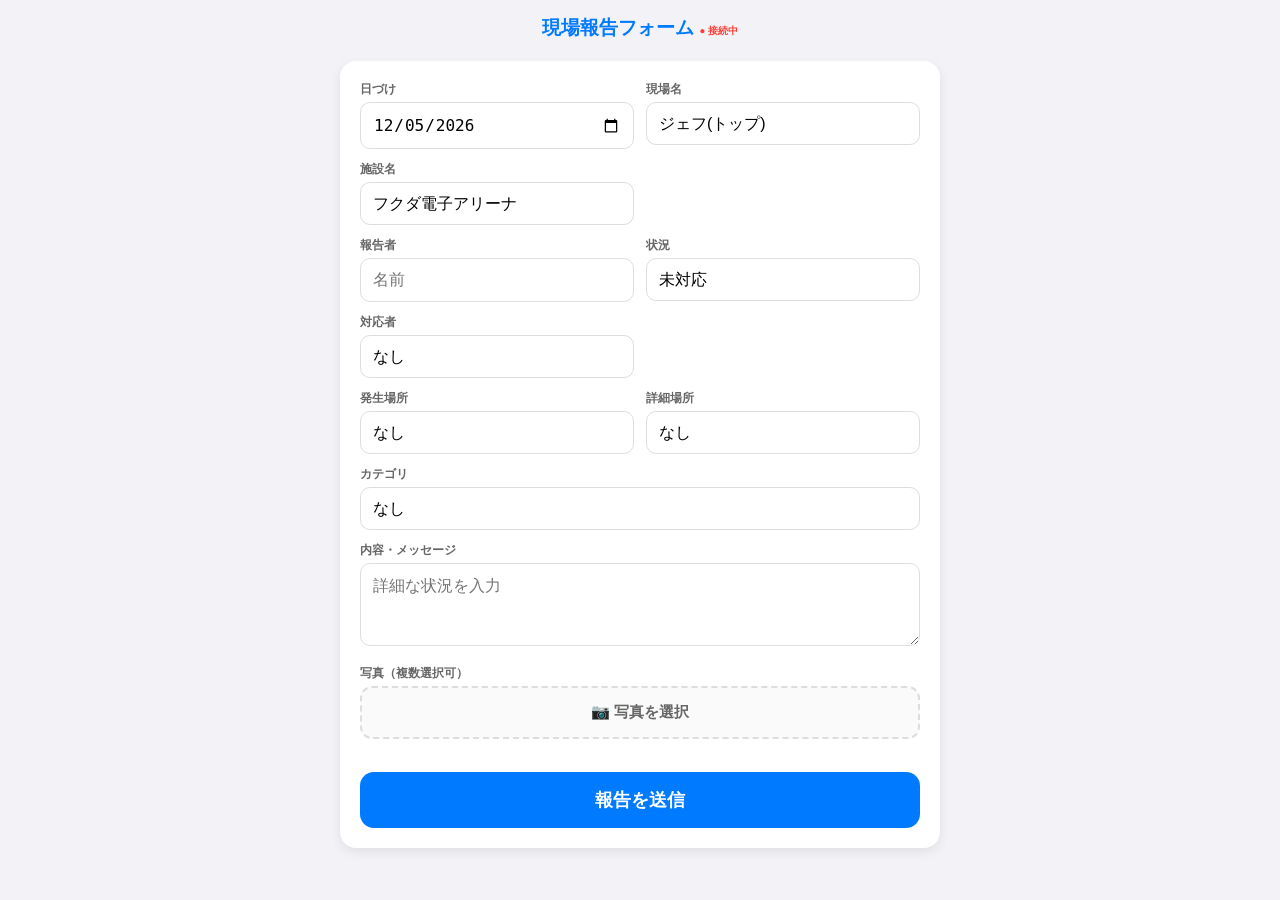
<file: static/report.html>
<!DOCTYPE html>
<html lang="ja">
<head>
    <meta charset="UTF-8">
    <meta name="viewport" content="width=device-width, initial-scale=1.0, maximum-scale=1.0, user-scalable=no">
    <title>現場報告フォーム</title>
    <style>
        :root {
            --primary-color: #007AFF;
            --status-none: #E5E5EA;
            --status-doing: #FF9500;
            --status-done: #34C759;
            --bg-color: #F2F2F7;
        }
        body { font-family: -apple-system, BlinkMacSystemFont, "Segoe UI", Roboto, sans-serif; background-color: var(--bg-color); margin: 0; padding: 15px; color: #333; }
        .container { max-width: 600px; margin: 0 auto; }
        header { margin-bottom: 20px; text-align: center; }
        h1 { font-size: 1.2rem; margin: 0; color: var(--primary-color); }
        .card { background: white; border-radius: 16px; padding: 20px; box-shadow: 0 4px 12px rgba(0,0,0,0.08); }
        .input-grid { display: grid; grid-template-columns: 1fr 1fr; gap: 12px; margin-bottom: 12px; }
        label { display: block; font-size: 0.75rem; color: #666; margin-bottom: 4px; font-weight: bold; }
        select, textarea, input { width: 100%; padding: 12px; border: 1px solid #DDD; border-radius: 10px; font-size: 1rem; box-sizing: border-box; background: #FFF; -webkit-appearance: none; }
        .main-btn { width: 100%; padding: 16px; background-color: var(--primary-color); color: white; border: none; border-radius: 14px; font-weight: bold; cursor: pointer; font-size: 1.1rem; transition: transform 0.1s, opacity 0.2s; margin-top: 10px; }
        .main-btn:active { transform: scale(0.98); opacity: 0.9; }

        .check-button { display: inline-block; position: relative; cursor: pointer; user-select: none; }
        .check-button input { position: absolute; opacity: 0; cursor: pointer; height: 0; width: 0; }
        .check-label { display: block; padding: 8px 14px; background: #EEE; border-radius: 10px; font-size: 0.9rem; font-weight: bold; transition: all 0.2s; color: #555; border: 1px solid #DDD; }
        .check-button input:checked + .check-label { background: var(--primary-color); color: white; border-color: var(--primary-color); }

        #success-msg { display: none; background: var(--status-done); color: white; padding: 15px; border-radius: 12px; text-align: center; margin-bottom: 15px; font-weight: bold; animation: fadeIn 0.3s; }
        @keyframes fadeIn { from { opacity: 0; } to { opacity: 1; } }
    </style>
</head>
<body>
    <div class="container">
        <header>
            <h1>現場報告フォーム <span id="ws-status" style="font-size:0.6rem; color:#888;">● 接続中</span></h1>
        </header>

        <div id="success-msg">送信が完了しました！</div>

        <div class="card">
            <div class="input-grid">
                <div><label>日づけ</label><input type="date" id="event-date"></div>
                <div><label>現場名</label><select id="event-name"><option value="ジェフ(トップ)">ジェフ(トップ)</option><option value="ジェフ(レディース)">ジェフ(レディース)</option><option value="その他">その他</option></select></div>
                <div><label>施設名</label><select id="venue-name"><option value="フクダ電子アリーナ">フクダ電子アリーナ</option><option value="その他">その他</option></select></div>
            </div>
            <div class="input-grid">
                <div><label>報告者</label><input type="text" id="sender" placeholder="名前"></div>
                <div><label>状況</label><select id="status"><option value="未対応">未対応</option><option value="対応中">対応中</option><option value="完了">完了</option></select></div>
            </div>
            <div class="input-grid">
                <div>
                    <label>対応者</label>
                    <select id="responder" onchange="toggleResponderName()">
                        <option value="なし">なし</option>
                        <option value="クラブ">クラブ</option>
                        <option value="施設スタッフ">施設スタッフ</option>
                        <option value="お客さん">お客さん</option>
                        <option value="その他">その他</option>
                    </select>
                </div>
                <div id="responder-name-group" style="display:none;">
                    <label>クラブ担当者名（任意）</label>
                    <input type="text" id="responder-name" placeholder="空欄でも可">
                </div>
            </div>
            <div class="input-grid" style="grid-template-columns: 1fr 1fr;">
                <div><label>発生場所</label><div id="location-container"></div></div>
                <div><label>詳細場所</label><div id="sub-location-container"></div></div>
            </div>
            <div id="location-other-group" style="display:none; margin-bottom:12px;"><input type="text" id="location-other" placeholder="場所の詳細を入力"></div>
            
            <div style="margin-bottom:12px;">
                <label>カテゴリ</label>
                <select id="category"><option value="なし">なし</option><option value="ご意見・ご要望">ご意見・ご要望</option><option value="医事対応">医事対応</option><option value="迷子・迷いびと">迷子・迷いびと</option><option value="落とし物">落とし物</option><option value="サポーター対応">サポーター対応</option><option value="施設トラブル">施設トラブル</option><option value="チケットトラブル">チケットトラブル</option><option value="感謝の声">感謝の声</option><option value="提案事項">提案事項</option><option value="その他">その他</option></select>
            </div>

            <div id="non-medical-detail-area" style="display:none; margin-bottom:12px;">
                <label id="detail-label">詳細種別</label>
                <div id="detail-container"></div>
                <div id="protection-group" style="display:none; margin-top:8px;"><label>保護・捜査</label><select id="protection-status" onchange="document.getElementById('protection-other-group').style.display = this.value === 'その他' ? 'block' : 'none'"><option value="なし">なし</option><option value="保護">保護</option><option value="捜査">捜査</option><option value="その他">その他</option></select></div>
                <div id="protection-other-group" style="display:none; margin-top:6px;"><input type="text" id="protection-other" placeholder="詳細を入力"></div>
            </div>

            <div id="category-other-group" style="display:none; margin-bottom:12px;"><input type="text" id="category-other" placeholder="詳細を入力"></div>

            <div id="medical-fields" style="display:none; border:2px solid #FF9500; border-radius:14px; padding:15px; margin-bottom:15px; background:#FFF9F2;">
                <h3 style="font-size:0.9rem; margin-top:0; color:#FF9500;">医事・救護詳細</h3>
                <div style="margin-bottom:15px;">
                    <label>初期症状（複数選択可）</label>
                    <div id="medical-detail-container" style="display:flex; flex-wrap:wrap; gap:6px; margin-top:5px;"></div>
                </div>
                <div class="input-grid" style="grid-template-columns: repeat(3, 1fr); margin-bottom:12px;">
                    <div><label>性別</label><select id="med-gender"><option value="なし">なし</option><option value="不明">不明</option><option value="男性">男性</option><option value="女性">女性</option></select></div>
                    <div><label>年代</label><select id="med-age"><option value="なし">なし</option><option value="不明">不明</option><option value="10代未満">10代未満</option><option value="10代">10代</option><option value="20代">20代</option><option value="30代">30代</option><option value="40代">40代</option><option value="50代">50代</option><option value="60代">60代</option><option value="70代以上">70代以上</option></select></div>
                    <div><label>同行者</label><select id="med-companion"><option value="なし">なし</option><option value="ひとり">ひとり</option><option value="家族">家族</option><option value="知人">知人</option></select></div>
                </div>
                <div class="input-grid" style="grid-template-columns: 1fr 1fr; margin-bottom:12px;">
                    <div><label>来場方法</label><select id="med-transport" onchange="toggleTransportFields()"><option value="なし">なし</option><option value="公共交通機関">公共交通機関</option><option value="車">車</option><option value="その他">その他</option></select></div>
                    <div id="med-parking-group" style="display:none;"><label>駐車場所</label><select id="med-parking"><option value="なし">なし</option><option value="第３駐車場">第３駐車場</option><option value="1・2駐車場">1・2駐車場</option><option value="グローボ">グローボ</option><option value="ジェフィA">ジェフィA</option><option value="その他">その他</option></select></div>
                </div>
                <div id="med-transport-other-group" style="display:none; margin-bottom:12px;"><input type="text" id="med-transport-other" placeholder="来場方法の詳細を入力"></div>
                <div class="input-grid" style="grid-template-columns: 1fr 1fr 1fr;">
                    <div><label>車椅子</label><select id="med-wheelchair" onchange="toggleWheelchairFields()"><option value="なし">なし</option><option value="あり">あり</option></select></div>
                    <div id="med-wheelchair-source-group" style="display:none;"><label>貸出元</label><select id="med-wheelchair-source"><option value="なし">なし</option><option value="医務室">医務室</option><option value="控室8">控室8</option><option value="多目的室">多目的室</option><option value="エレベーターホール">エレベーターホール</option></select></div>
                    <div id="med-wheelchair-return-group" style="display:none;"><label>返却</label><select id="med-wheelchair-return"><option value="なし">なし</option><option value="未返却">未返却</option><option value="返却済み">返却済み</option></select></div>
                </div>
            </div>

            <div style="margin-bottom:15px;"><label>内容・メッセージ</label><textarea id="message" rows="3" placeholder="詳細な状況を入力"></textarea></div>

            <div style="margin-bottom:15px;">
                <label>写真（複数選択可）</label>
                <label for="photo-input" id="photo-label" style="display:flex; align-items:center; justify-content:center; gap:8px; padding:14px; border:2px dashed #DDD; border-radius:12px; cursor:pointer; color:#666; font-size:0.95rem; background:#FAFAFA;">
                    📷 写真を選択
                </label>
                <input type="file" id="photo-input" accept="image/*" multiple style="display:none;" onchange="previewPhotos()">
                <div id="photo-preview" style="display:flex; flex-wrap:wrap; gap:8px; margin-top:8px;"></div>
                <div id="upload-status" style="font-size:0.8rem; color:#888; margin-top:4px;"></div>
            </div>

            <button class="main-btn" onclick="sendReport()">報告を送信</button>
        </div>
    </div>

    <script>
        const dateInput = document.getElementById('event-date');
        const eventSelect = document.getElementById('event-name');
        const venueSelect = document.getElementById('venue-name');
        const locationContainer = document.getElementById('location-container');
        const subLocationContainer = document.getElementById('sub-location-container');

        const now = new Date();
        const jstDate = new Date(now.getTime() + (9 * 60 * 60 * 1000)).toISOString().split('T')[0];
        dateInput.value = jstDate;

        const locationPresets = { 'フクダ電子アリーナ': ['なし', '北西ゲート', '東2ゲート', '南西ゲート', 'メインスタンド', 'バックスタンド', '公園', '北サイドスタンド', '南サイドスタンド', '場外案内', '場外駐車場', '1・2駐車場', '第3駐車場', 'フィールド', '館内', 'その他'] };
        function updateSubLocationUI() {
            const loc = document.getElementById('location').value;
            subLocationContainer.innerHTML = `<select id="sub-location"><option value="なし">なし</option></select>`;
        }
        function updateLocationUI() {
            const venueName = venueSelect.value;
            if (locationPresets[venueName]) { locationContainer.innerHTML = `<select id="location">${locationPresets[venueName].map(l => `<option value="${l}">${l}</option>`).join('')}</select>`; }
            else { locationContainer.innerHTML = `<input type="text" id="location" placeholder="場所入力"></input>`; }
            const locEl = document.getElementById('location');
            locEl.onchange = () => {
                document.getElementById('location-other-group').style.display = locEl.value === 'その他' ? 'block' : 'none';
                updateSubLocationUI();
            };
            updateSubLocationUI();
        }
        venueSelect.onchange = updateLocationUI;
        updateLocationUI();

        const details = {
            '医事対応': ['一時失神', '意識なし', 'めまい', '寒気・震え', '腹痛', '吐き気', '頭痛', '過呼吸', '外傷・出血', '動悸', 'その他'],
            'ご意見・ご要望': ['待機列', '接客対応', '設備', 'その他'],
            '迷子・迷いびと': ['迷子', '迷いびと', 'その他'],
            '落とし物': ['財布・お金', 'スマートフォン', '衣類・バッグ', 'チケット', 'その他'],
            'サポーター対応': ['トラブル', '案内', 'その他'],
            '施設トラブル': ['設備故障', '清掃', '安全', 'その他'],
            'チケットトラブル': ['入場不可', '重複', '紛失', 'その他'],
            '感謝の声': ['運営', '接客', '演出', 'その他'],
            '提案事項': ['清掃', '案内表示', '不具合', 'その他'],
            'その他': ['その他']
        };

        const protectionCategories = ['迷子・迷いびと', '落とし物'];
        document.getElementById('category').onchange = () => {
            const cat = document.getElementById('category').value;
            const d = details[cat];
            if (!d) return;
            if (cat === '医事対応') {
                document.getElementById('medical-fields').style.display = 'block';
                document.getElementById('non-medical-detail-area').style.display = 'none';
                document.getElementById('medical-detail-container').innerHTML = d.map(v => `<label class="check-button"><input type="checkbox" name="med-detail" value="${v}" onchange="checkCategoryOther()"><span class="check-label">${v}</span></label>`).join('');
            } else {
                document.getElementById('medical-fields').style.display = 'none';
                document.getElementById('non-medical-detail-area').style.display = 'block';
                document.getElementById('detail-container').innerHTML = `<select id="detail" onchange="checkCategoryOther()"><option value="なし">なし</option>${d.map(v => `<option value="${v}">${v}</option>`).join('')}</select>`;
            }
            document.getElementById('protection-group').style.display = protectionCategories.includes(cat) ? 'block' : 'none';
            document.getElementById('protection-status').value = 'なし';
            checkCategoryOther();
        };

        function toggleResponderName() {
            const val = document.getElementById('responder').value;
            document.getElementById('responder-name-group').style.display = val === 'クラブ' ? 'block' : 'none';
        }

        function toggleTransportFields() {
            const val = document.getElementById('med-transport').value;
            document.getElementById('med-parking-group').style.display = val === '車' ? 'block' : 'none';
            document.getElementById('med-transport-other-group').style.display = val === 'その他' ? 'block' : 'none';
        }
        function toggleWheelchairFields() {
            const used = document.getElementById('med-wheelchair').value === 'あり';
            document.getElementById('med-wheelchair-source-group').style.display = used ? 'block' : 'none';
            document.getElementById('med-wheelchair-return-group').style.display = used ? 'block' : 'none';
        }

        function checkCategoryOther() {
            const cat = document.getElementById('category').value;
            let detOther = false;
            if (cat === '医事対応') { detOther = Array.from(document.querySelectorAll('input[name="med-detail"]:checked')).some(c => c.value === 'その他'); }
            else { const detEl = document.getElementById('detail'); detOther = detEl && detEl.value === 'その他'; }
            document.getElementById('category-other-group').style.display = (cat === 'その他' || detOther) ? 'block' : 'none';
        }

        let socket;
        function connect() {
            const protocol = window.location.protocol === 'https:' ? 'wss:' : 'ws:';
            socket = new WebSocket(`${protocol}//${window.location.host}/ws`);
            socket.onopen = () => { document.getElementById('ws-status').style.color = '#34C759'; };
            socket.onclose = () => { document.getElementById('ws-status').style.color = '#FF3B30'; setTimeout(connect, 2000); };
        }

        async function sendReport() {
            const loc = document.getElementById('location').value;
            const subLoc = document.getElementById('sub-location').value;
            const finalLoc = loc === 'その他' ? document.getElementById('location-other').value : loc;
            const cat = document.getElementById('category').value;
            if (!cat) return alert("カテゴリを選択してください");

            let finalDet = "-";
            if (cat === '医事対応') { finalDet = Array.from(document.querySelectorAll('input[name="med-detail"]:checked')).map(c => c.value).join(', ') || 'なし'; }
            else { const detEl = document.getElementById('detail'); finalDet = detEl ? detEl.value : "-"; }
            const catOther = document.getElementById('category-other').value;
            if (finalDet.includes('その他') || cat === 'その他') finalDet = catOther || finalDet;

            const time = new Date().toLocaleTimeString([], {hour:'2-digit', minute:'2-digit'});
            const senderName = document.getElementById('sender').value || 'スタッフ';

            let medicalData = null;
            if (cat === '医事対応') {
                medicalData = {
                    gender: document.getElementById('med-gender').value,
                    age: document.getElementById('med-age').value,
                    companion: document.getElementById('med-companion').value,
                    transport: document.getElementById('med-transport').value === 'その他' ? (document.getElementById('med-transport-other').value || 'その他') : document.getElementById('med-transport').value,
                    parking: document.getElementById('med-parking').value,
                    wheelchair: document.getElementById('med-wheelchair').value,
                    wheelchair_source: document.getElementById('med-wheelchair-source').value,
                    wheelchair_return: document.getElementById('med-wheelchair-return').value,
                    diagnosis: null, rest_area: null
                };
            }

            const photoUrls = await uploadPhotos();
            const responderVal = document.getElementById('responder').value;
            const responderName = document.getElementById('responder-name').value;
            const finalResponder = responderVal === 'クラブ' && responderName ? `クラブ（${responderName}）` : responderVal;
            const protectionRaw = protectionCategories.includes(cat) ? document.getElementById('protection-status').value : null;
            const protectionVal = protectionRaw === 'その他' ? (document.getElementById('protection-other').value || 'その他') : protectionRaw;
            const msg = {
                id: Date.now(), date: dateInput.value, event: eventSelect.value, venue: venueSelect.value, location: finalLoc || 'なし', sub_location: subLoc || 'なし', sender: senderName, category: cat, detail: finalDet, protection: protectionVal, message: document.getElementById('message').value || '(内容なし)', status: document.getElementById('status').value, medical: medicalData, photos: photoUrls, responder: finalResponder,
                timeline: [{ time: time, sender: senderName, message: document.getElementById('message').value || '(内容なし)', status: document.getElementById('status').value, location: finalLoc || 'なし', sub_location: subLoc || 'なし', medical: medicalData, photos: photoUrls, responder: finalResponder }]
            };
            socket.send(JSON.stringify(msg));
            
            // 完了表示
            document.getElementById('success-msg').style.display = 'block';
            setTimeout(() => { document.getElementById('success-msg').style.display = 'none'; }, 3000);

            // フォームリセット
            document.getElementById('message').value = '';
            document.getElementById('responder').value = 'なし';
            document.getElementById('responder-name').value = '';
            document.getElementById('responder-name-group').style.display = 'none';
            document.getElementById('photo-input').value = '';
            document.getElementById('photo-preview').innerHTML = '';
            document.getElementById('photo-label').textContent = '📷 写真を選択';
            document.querySelectorAll('input[name="med-detail"]').forEach(c => c.checked = false);
            window.scrollTo({ top: 0, behavior: 'smooth' });
        }

        document.getElementById('sender').value = localStorage.getItem('sender_name') || '';
        document.getElementById('sender').onchange = (e) => localStorage.setItem('sender_name', e.target.value);

        const CLOUDINARY_CLOUD_NAME = 'dujcnkle9';
        const CLOUDINARY_UPLOAD_PRESET = 'yt6zyddz';

        function previewPhotos() {
            const files = document.getElementById('photo-input').files;
            const preview = document.getElementById('photo-preview');
            preview.innerHTML = '';
            Array.from(files).forEach(file => {
                const reader = new FileReader();
                reader.onload = (e) => {
                    const img = document.createElement('img');
                    img.src = e.target.result;
                    img.style.cssText = 'width:80px; height:80px; object-fit:cover; border-radius:8px; border:1px solid #DDD;';
                    preview.appendChild(img);
                };
                reader.readAsDataURL(file);
            });
            const count = files.length;
            document.getElementById('photo-label').textContent = count > 0 ? `📷 ${count}枚選択済み` : '📷 写真を選択';
        }

        async function uploadPhotos() {
            const files = document.getElementById('photo-input').files;
            if (files.length === 0) return [];
            const status = document.getElementById('upload-status');
            const urls = [];
            for (let i = 0; i < files.length; i++) {
                status.textContent = `アップロード中... (${i + 1}/${files.length})`;
                const formData = new FormData();
                formData.append('file', files[i]);
                formData.append('upload_preset', CLOUDINARY_UPLOAD_PRESET);
                const res = await fetch(`https://api.cloudinary.com/v1_1/${CLOUDINARY_CLOUD_NAME}/image/upload`, {
                    method: 'POST',
                    body: formData
                });
                const data = await res.json();
                urls.push(data.secure_url);
            }
            status.textContent = '';
            return urls;
        }

        connect();
    </script>
</body>
</html>
</file>
